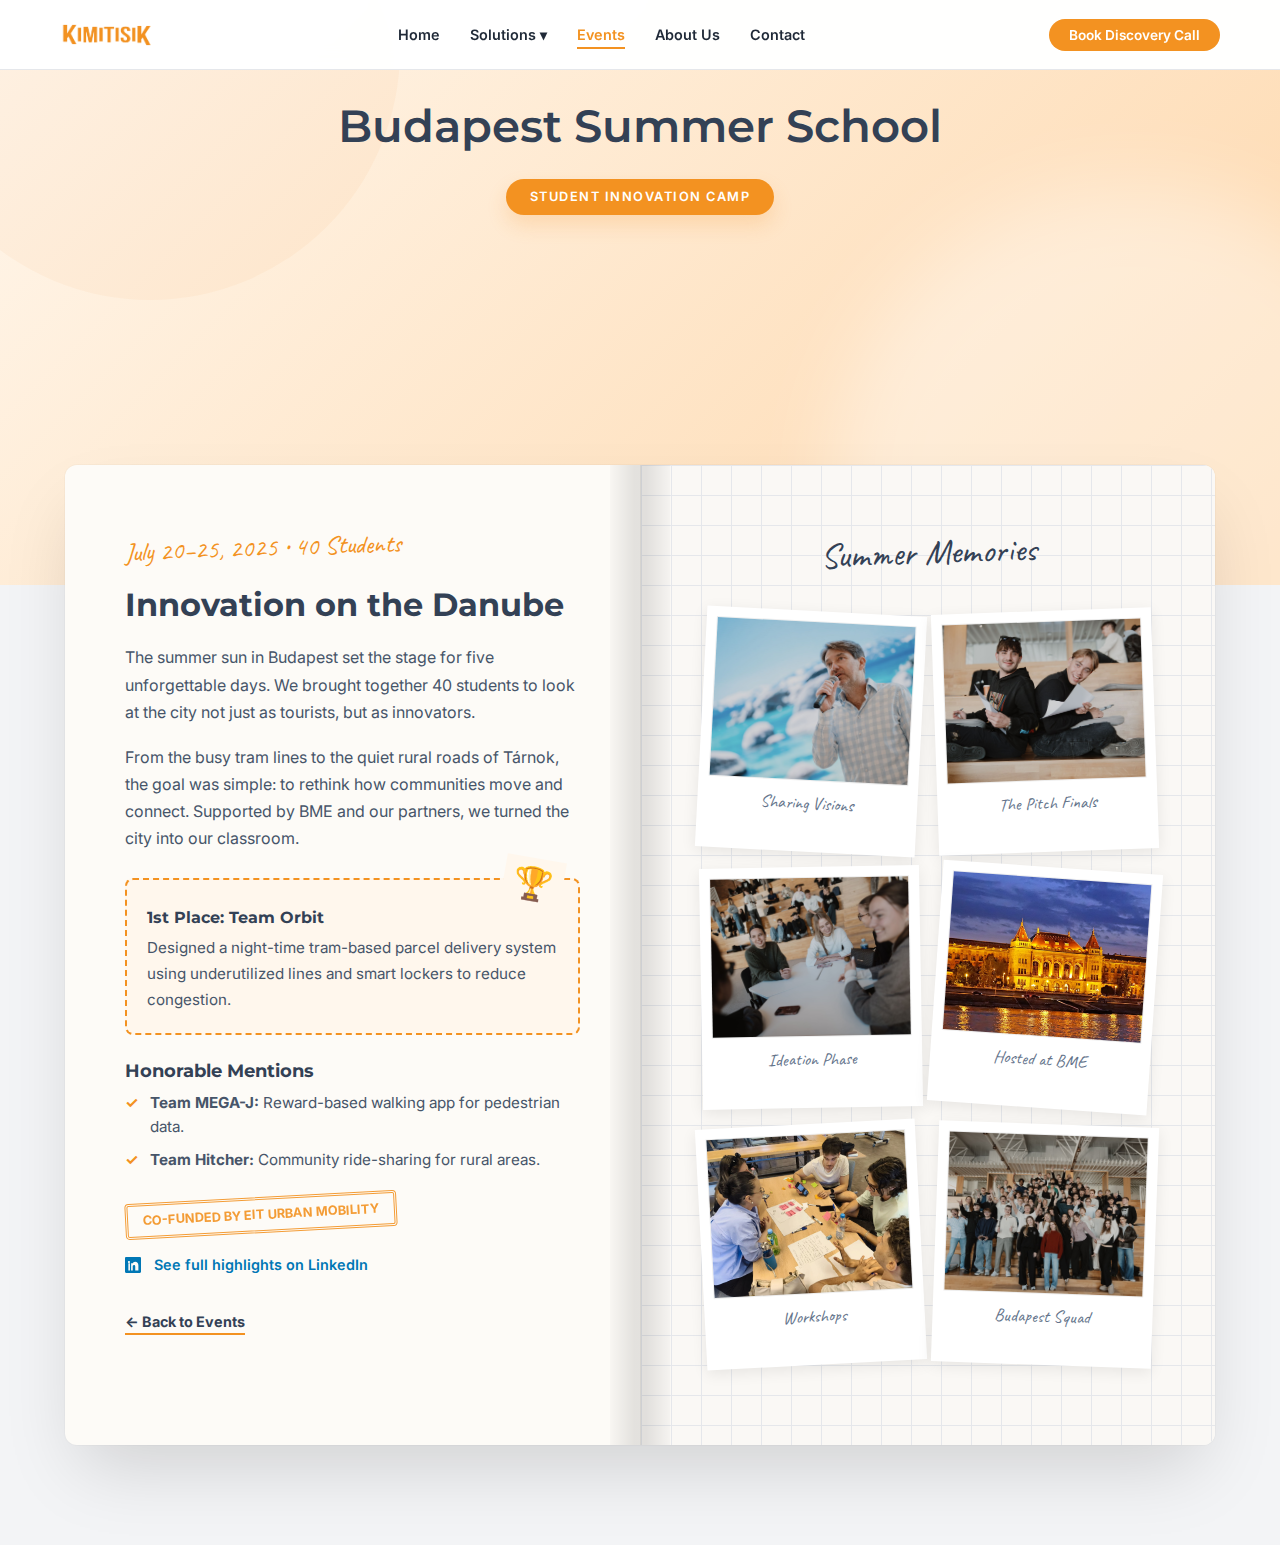
<file: program-budapest.html>
<!DOCTYPE html>
<html lang="en">
<head>
  <meta charset="UTF-8">
  <meta name="viewport" content="width=device-width, initial-scale=1.0">
  <title>Budapest Urban Mobility Recap | Kimitisik</title>
  
  <link rel="preconnect" href="https://fonts.googleapis.com">
  <link href="https://fonts.googleapis.com/css2?family=Inter:wght@400;500;600&family=Montserrat:wght@500;600;700&family=Caveat:wght@600&display=swap" rel="stylesheet">
  
  <link rel="stylesheet" href="css/styles.css">

  <style>
    :root { 
        /* BRAND COLORS */
        --primary: #f39221; 
        --primary-light: #fff7ed;
        --dark: #334155; 
        --paper: #fdfbf7; 
        --bg-surface: #f3f4f6;
    }

    /* --- NAV CONTAINER --- */
    .header .container {
        max-width: 1200px;
        margin: 0 auto;
        padding: 0 20px;
        width: 100%;
    }

    /* --- HERO HEADER --- */
    .hero-header {
        height: 65vh; 
        background: linear-gradient(135deg, #fff7ed 0%, #fed7aa 100%);
        display: flex;
        flex-direction: column;
        align-items: center;
        padding-top: 100px; 
        position: relative;
        overflow: hidden;
        text-align: center;
    }

    /* 1. ORANGE CIRCLE */
    .hero-header::before {
        content: ''; 
        position: absolute; 
        width: 500px; 
        height: 500px;
        background: rgba(243, 146, 33, 0.05);
        border-radius: 50%;
        top: -200px; 
        left: -100px;
        z-index: 1;
    }
    
    /* 2. WHITE CIRCLE */
    .hero-header::after {
        content: ''; 
        position: absolute; 
        width: 600px; 
        height: 600px;
        background: rgba(255, 255, 255, 0.4); 
        border-radius: 50%;
        bottom: -200px; 
        right: -150px;
        z-index: 1;
        filter: blur(40px);
    }

    /* --- TYPOGRAPHY --- */
    .hero-title { 
        position: relative; 
        z-index: 2; 
        max-width: 900px;
        margin: 0 auto;
        display: flex;
        flex-direction: column;
        align-items: center;
    }
    
    .hero-title h1 { 
        font-family: 'Montserrat', sans-serif;
        font-size: 2.8rem; 
        font-weight: 600; 
        color: var(--dark);
        margin: 0 0 25px 0;
        line-height: 1.2;
    }
    
    .hero-title .badge { 
        background: var(--primary); 
        color: white;
        padding: 8px 24px; 
        border-radius: 30px; 
        text-transform: uppercase; 
        font-size: 0.8rem; 
        font-weight: 600; 
        letter-spacing: 1.5px;
        display: inline-block;
        box-shadow: 0 10px 20px rgba(243, 146, 33, 0.2);
        margin-bottom: 80px; 
    }

    /* --- BOOK STRUCTURE --- */
    .table-surface { 
        background: var(--bg-surface); 
        padding: 0 20px 100px 20px; 
        display: flex; 
        justify-content: center;
        position: relative;
    }
    
    .book { 
        display: flex; 
        width: 100%; 
        max-width: 1150px; 
        background: var(--paper); 
        box-shadow: 0 35px 70px -15px rgba(0, 0, 0, 0.15), 0 0 0 1px rgba(0,0,0,0.02); 
        border-radius: 12px; 
        overflow: hidden;
        margin-top: -120px; 
        z-index: 10;
        position: relative;
    }

    .book::before {
        content: '';
        position: absolute;
        top: 0; bottom: 0; left: 50%;
        width: 60px;
        transform: translateX(-50%);
        background: linear-gradient(to right, rgba(0,0,0,0.02), rgba(0,0,0,0.1) 40%, rgba(0,0,0,0.1) 60%, rgba(0,0,0,0.02));
        z-index: 20;
        pointer-events: none;
    }

    /* PAGES */
    .page { flex: 1; padding: 60px; position: relative; }
    .page-left { border-right: 1px solid rgba(0,0,0,0.06); }
    
    .handwritten-note { 
        font-family: 'Caveat', cursive; 
        color: var(--primary); 
        font-size: 1.6rem; 
        transform: rotate(-2deg); 
        margin-bottom: 20px; 
        display: block; 
    }
    
    h2 { font-family: 'Montserrat'; font-size: 2rem; color: var(--dark); margin-bottom: 20px; line-height: 1.2; }
    h3 { font-family: 'Montserrat'; font-size: 1.1rem; color: var(--dark); margin-top: 25px; margin-bottom: 10px; }
    p { margin-bottom: 18px; line-height: 1.7; color: #475569; font-size: 1rem; }

    /* Winner Box */
    .winner-box { 
        background: #fff7ed; 
        border: 2px dashed var(--primary);
        padding: 25px 20px 20px 20px; 
        border-radius: 8px; 
        margin: 25px 0; 
        position: relative; 
    }
    .winner-box::after { 
        content: '🏆'; font-size: 2rem; position: absolute; 
        top: -22px; right: 15px; background: #fff7ed; 
        padding: 0 10px; transform: rotate(10deg); 
    }
    .winner-title { color: var(--dark); font-weight: 700; font-family: 'Montserrat', sans-serif; display: block; margin-bottom: 5px; }

    .eit-stamp { 
        border: 3px double var(--primary); color: var(--primary); 
        display: inline-block; padding: 5px 15px; 
        font-weight: 700; text-transform: uppercase; font-size: 0.8rem; 
        transform: rotate(-3deg); margin-top: 15px; border-radius: 4px; opacity: 0.9; 
    }
    
    .checklist { list-style: none; margin-bottom: 20px; }
    .checklist li { margin-bottom: 8px; padding-left: 25px; position: relative; font-size: 0.95rem; color: #475569; }
    .checklist li::before { content: '✓'; color: var(--primary); position: absolute; left: 0; font-weight: bold; }
    
    .social-link { display: inline-flex; align-items: center; gap: 8px; margin-top: 20px; color: #0077b5; font-weight: 600; text-decoration: none; font-size: 0.9rem; transition:0.2s; }
    .social-link:hover { text-decoration: underline; }
    
    .btn-back { display: inline-block; margin-top: 30px; color: var(--dark); text-decoration: none; font-weight: 700; border-bottom: 2px solid var(--primary); font-size: 0.9rem; }

    /* --- RIGHT PAGE: ALBUM --- */
    .page-right { 
        background: #faf8f5; 
        background-image: linear-gradient(#e5e7eb 1px, transparent 1px), linear-gradient(90deg, #e5e7eb 1px, transparent 1px);
        background-size: 30px 30px; 
    }
    
    .album-title { 
        font-family: 'Caveat', cursive; font-size: 2.2rem; color: var(--dark); 
        margin-bottom: 30px; text-align: center; transform: rotate(-2deg); 
    }
    
    .polaroid-grid { display: grid; grid-template-columns: repeat(2, 1fr); gap: 15px; padding-bottom: 20px; }
    
    .polaroid { 
        background: white; padding: 10px 10px 35px 10px; 
        box-shadow: 0 4px 15px rgba(0,0,0,0.08); 
        transition: transform 0.3s; transform: rotate(var(--tilt)); 
    }
    .polaroid:hover { transform: scale(1.05) rotate(0deg) !important; z-index: 30 !important; box-shadow: 0 20px 40px rgba(0,0,0,0.2); }
    
    /* OPTIMIZED IMAGE: Lazy Load */
    .polaroid img { width: 100%; height: 160px; object-fit: cover; border: 1px solid #eee; }
    
    .polaroid-caption { font-family: 'Caveat', cursive; font-size: 1.1rem; text-align: center; margin-top: 8px; color: #64748b; }

    @media (max-width: 900px) {
        .hero-header { height: auto; padding: 100px 20px 60px 20px; }
        .book { flex-direction: column; margin-top: 0; }
        .book::before { display: none; }
        .page-left { border-right: none; border-bottom: 1px dashed #ccc; padding: 40px 25px; }
        .page-right { padding: 40px 25px; }
        .hero-title h1 { font-size: 2rem; }
    }
  </style>
</head>
<body>

  <header class="header">
    <div class="container header-container">
      <a href="index.html" class="logo">
        <img src="assets/mainlogo.png" alt="Kimitisik Logo">
      </a>

      <nav class="nav-menu">
        <div class="mobile-menu-header">
           <div></div> 
           <span class="close-menu">&times;</span>
        </div>

        <ul class="nav-links">
          <li><a href="index.html" class="nav-item">Home</a></li>
          <li class="dropdown">
            <span class="nav-item dropdown-toggle">Solutions ▾</span>
            <ul class="dropdown-menu">
              <li><a href="solutions-universities.html">For Universities</a></li>
              <li><a href="solutions-business.html">For Business</a></li>
              <li><a href="solutions-public.html">Public Sector</a></li>
            </ul>
          </li>
          <li><a href="events.html" class="nav-item active">Events</a></li>
          <li><a href="about.html" class="nav-item">About Us</a></li>
          <li><a href="contact.html" class="nav-item">Contact</a></li>
          <li class="mobile-cta-item">
            <a href="https://calendly.com/adishwar-kimitisik/30min" class="btn btn-primary full-width">Book Discovery Call</a>
          </li>
        </ul>
      </nav>

      <div class="header-actions">
        <a href="https://calendly.com/adishwar-kimitisik/30min" class="btn btn-primary-header">Book Discovery Call</a>
        <div class="hamburger">
          <span class="bar"></span><span class="bar"></span><span class="bar"></span>
        </div>
      </div>
    </div>
    <div class="menu-overlay"></div>
  </header>

  <div class="page-spacer"></div>

  <header class="hero-header">
    <div class="hero-title">
      <h1>Budapest Summer School</h1>
      <span class="badge">Student Innovation Camp</span>
    </div>
  </header>

  <section class="table-surface">
    <div class="book">
      
      <div class="page page-left">
        <span class="handwritten-note">July 20–25, 2025 • 40 Students</span>
        <h2>Innovation on the Danube</h2>
        
        <p>The summer sun in Budapest set the stage for five unforgettable days. We brought together 40 students to look at the city not just as tourists, but as innovators.</p>
        
        <p>From the busy tram lines to the quiet rural roads of Tárnok, the goal was simple: to rethink how communities move and connect. Supported by BME and our partners, we turned the city into our classroom.</p>
        
        <div class="winner-box">
            <span class="winner-title">1st Place: Team Orbit</span>
            <p style="margin-bottom:0; font-size: 0.95rem;">
                Designed a night-time tram-based parcel delivery system using underutilized lines and smart lockers to reduce congestion.
            </p>
        </div>

        <h3>Honorable Mentions</h3>
        <ul class="checklist" style="margin-bottom: 10px;">
            <li><strong>Team MEGA-J:</strong> Reward-based walking app for pedestrian data.</li>
            <li><strong>Team Hitcher:</strong> Community ride-sharing for rural areas.</li>
        </ul>

        <div class="eit-stamp">Co-funded by EIT Urban Mobility</div>
        <br>

        <a href="https://www.linkedin.com/feed/update/urn:li:activity:7356582670547476480/" target="_blank" class="social-link">
            <svg width="16" height="16" fill="currentColor" viewBox="0 0 16 16" style="margin-right:5px;"><path d="M0 1.146C0 .513.526 0 1.175 0h13.65C15.474 0 16 .513 16 1.146v13.708c0 .633-.526 1.146-1.175 1.146H1.175C.526 16 0 15.487 0 14.854V1.146zm4.943 12.248V6.169H3.36V13.394h1.583zM3.97 5.937c.596 0 1.025-.451 1.025-1.02 0-.58-.43-1.02-1.025-1.02-.595 0-1.024.44-1.024 1.02 0 .569.43 1.02 1.024 1.02zM13.394 13.394V8.59c0-2.535-1.354-3.72-3.174-3.72-1.462 0-2.115.803-2.48 1.347h-.025V6.169h-1.582c.02.447 0 7.225 0 7.225h1.582V9.364c0-.216.015-.432.078-.586.173-.432.568-.878 1.232-.878.869 0 1.216.662 1.216 1.634v3.86h1.582z"/></svg>
            See full highlights on LinkedIn
        </a>
        <br>
        <a href="events.html" class="btn-back">← Back to Events</a>
      </div>

      <div class="page page-right">
        <div class="album-title">Summer Memories</div>
        <div class="polaroid-grid">

           <div class="polaroid" style="--tilt: 3deg;">
            <img src="assets/Budapest2.jpeg" alt="Budapest Trams" loading="lazy" decoding="async">
            <div class="polaroid-caption">Sharing Visions</div>
          </div>
          
          <div class="polaroid" style="--tilt: -2deg;">
            <img src="assets/Budapest1.jpeg" alt="Team Presentation" loading="lazy" decoding="async">
            <div class="polaroid-caption">The Pitch Finals</div>
          </div>
          
          <div class="polaroid" style="--tilt: -1deg;">
            <img src="assets/Budapest3.jpeg" alt="Students Working" loading="lazy" decoding="async">
            <div class="polaroid-caption">Ideation Phase</div>
          </div>

          <div class="polaroid" style="--tilt: 4deg;">
            <img src="assets/Budapest4.jpg" alt="BME University" loading="lazy" decoding="async">
            <div class="polaroid-caption">Hosted at BME</div>
          </div>

          <div class="polaroid" style="--tilt: -3deg;">
            <img src="assets/Budapest5.jpeg" alt="Workshops" loading="lazy" decoding="async">
            <div class="polaroid-caption">Workshops</div>
          </div>

          <div class="polaroid" style="--tilt: 2deg;">
            <img src="assets/Budapest6.jpeg" alt="Awards" loading="lazy" decoding="async">
            <div class="polaroid-caption">Budapest Squad</div>
          </div>

        </div>
      </div>

    </div>
  </section>

  <script src="js/script.js"></script>

</body>
</html>
</file>
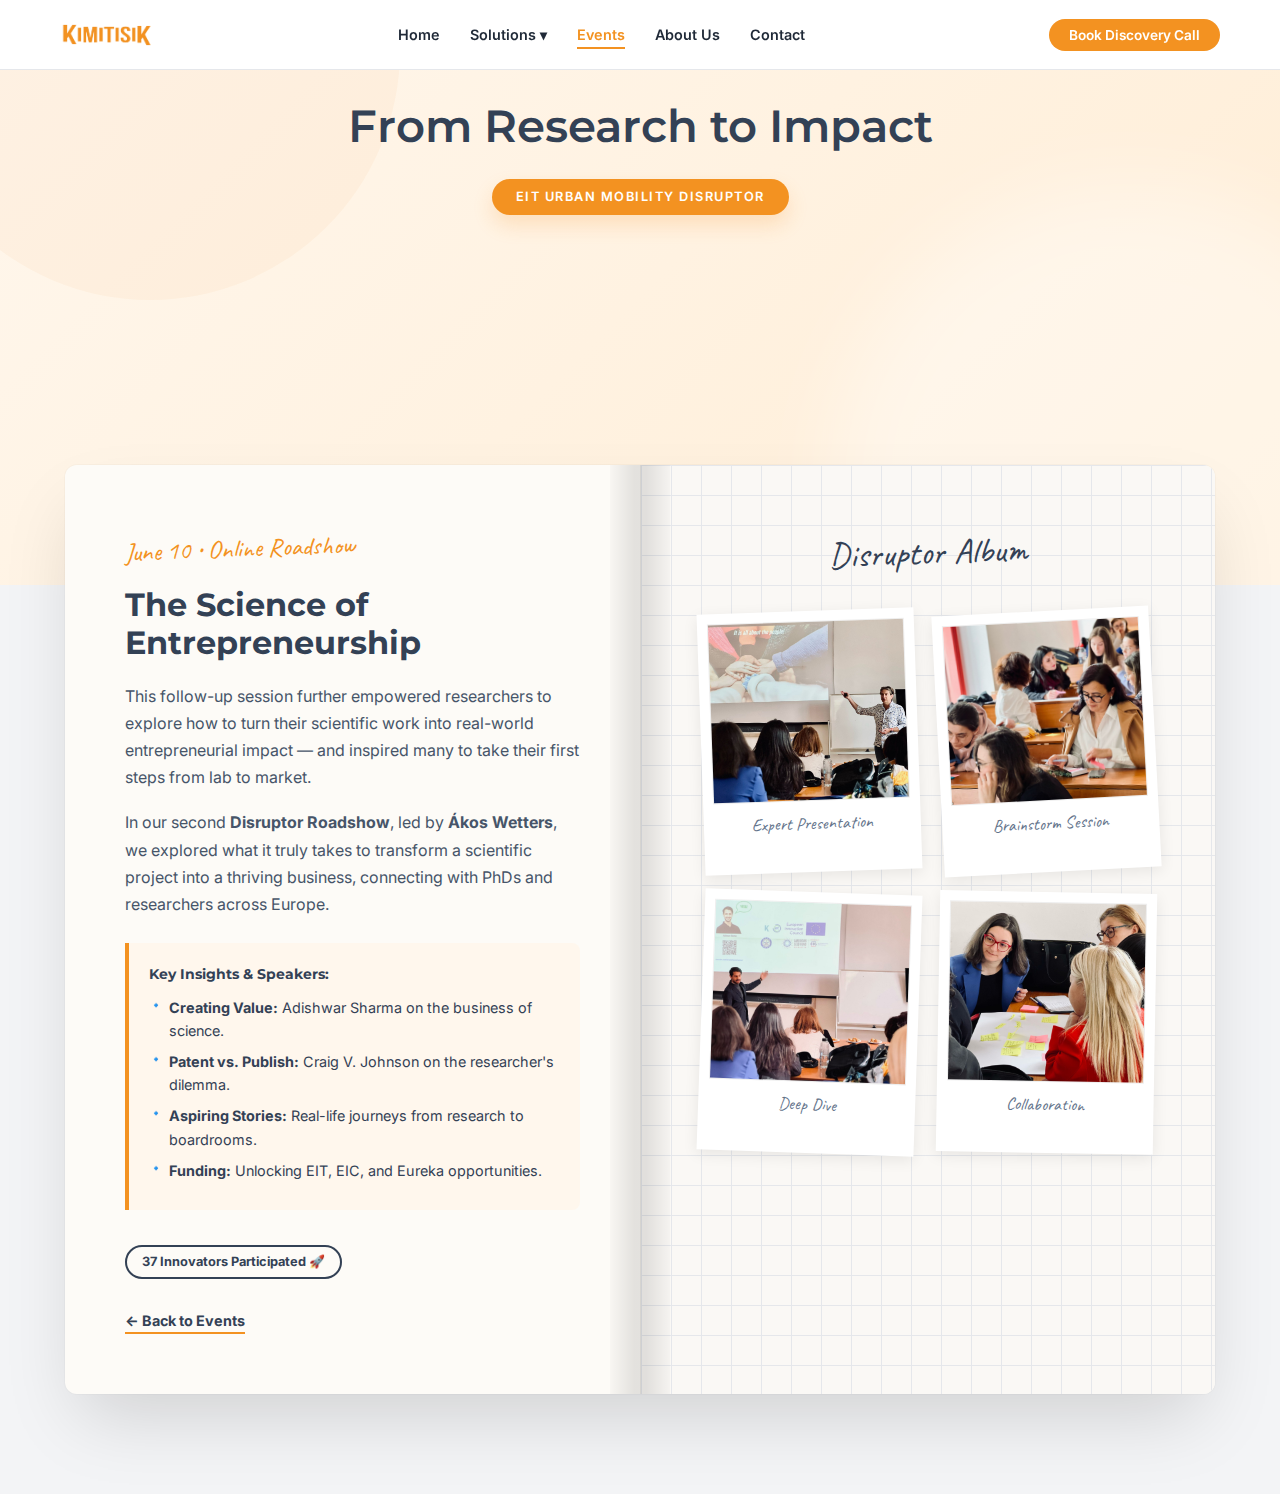
<file: program-disruptor.html>
<!DOCTYPE html>
<html lang="en">
<head>
  <meta charset="UTF-8">
  <meta name="viewport" content="width=device-width, initial-scale=1.0">
  <title>Disruptor Bootcamp Recap | Kimitisik</title>
  
  <link rel="preconnect" href="https://fonts.googleapis.com">
  <link href="https://fonts.googleapis.com/css2?family=Inter:wght@400;500;600&family=Montserrat:wght@500;600;700&family=Caveat:wght@600&display=swap" rel="stylesheet">
  <link rel="stylesheet" href="css/styles.css">

  <style>
    :root { 
        --primary: #f39221; 
        --primary-light: #fff7ed;
        --dark: #334155; 
        --paper: #fdfbf7; 
        --bg-surface: #f3f4f6;
    }

    .header .container { max-width: 1200px; margin: 0 auto; padding: 0 20px; width: 100%; }

    /* HERO */
    .hero-header {
        height: 65vh; 
        background: linear-gradient(135deg, #fff7ed 0%, #ffedd5 100%);
        display: flex; flex-direction: column; align-items: center;
        padding-top: 100px; position: relative; overflow: hidden; text-align: center;
    }
    .hero-header::before {
        content: ''; position: absolute; width: 500px; height: 500px;
        background: rgba(243, 146, 33, 0.05); border-radius: 50%;
        top: -200px; left: -100px;
    }
    .hero-header::after {
        content: ''; position: absolute; width: 600px; height: 600px;
        background: rgba(255, 255, 255, 0.4); border-radius: 50%;
        bottom: -200px; right: -150px; filter: blur(40px);
    }

    /* TYPOGRAPHY */
    .hero-title { position: relative; z-index: 2; max-width: 900px; margin: 0 auto; display: flex; flex-direction: column; align-items: center; }
    .hero-title h1 { font-family: 'Montserrat', sans-serif; font-size: 2.8rem; font-weight: 600; color: var(--dark); margin: 0 0 25px 0; line-height: 1.2; }
    .hero-title .badge { 
        background: var(--primary); color: white; padding: 8px 24px; border-radius: 30px; 
        text-transform: uppercase; font-size: 0.8rem; font-weight: 600; letter-spacing: 1.5px;
        display: inline-block; box-shadow: 0 10px 20px rgba(243, 146, 33, 0.2); margin-bottom: 80px; 
    }

    /* BOOK */
    .table-surface { background: var(--bg-surface); padding: 0 20px 100px 20px; display: flex; justify-content: center; position: relative; }
    .book { 
        display: flex; width: 100%; max-width: 1150px; background: var(--paper); 
        box-shadow: 0 35px 70px -15px rgba(0, 0, 0, 0.15), 0 0 0 1px rgba(0,0,0,0.02); 
        border-radius: 12px; overflow: hidden; margin-top: -120px; z-index: 10; position: relative;
    }
    .book::before {
        content: ''; position: absolute; top: 0; bottom: 0; left: 50%; width: 60px; transform: translateX(-50%);
        background: linear-gradient(to right, rgba(0,0,0,0.02), rgba(0,0,0,0.1) 40%, rgba(0,0,0,0.1) 60%, rgba(0,0,0,0.02));
        z-index: 20; pointer-events: none;
    }

    /* PAGES */
    .page { flex: 1; padding: 60px; position: relative; }
    .page-left { border-right: 1px solid rgba(0,0,0,0.06); }
    .handwritten-note { font-family: 'Caveat', cursive; color: var(--primary); font-size: 1.6rem; transform: rotate(-2deg); margin-bottom: 20px; display: block; }
    h2 { font-family: 'Montserrat'; font-size: 2rem; color: var(--dark); margin-bottom: 20px; line-height: 1.2; }
    p { margin-bottom: 18px; line-height: 1.7; color: #475569; font-size: 1rem; }

    .findings-box { background: var(--primary-light); border-left: 4px solid var(--primary); padding: 20px; border-radius: 0 8px 8px 0; margin: 25px 0; }
    .findings-title { font-family: 'Montserrat'; font-weight: 700; color: var(--dark); font-size: 0.9rem; margin-bottom: 10px; display: block; }
    .findings-list { list-style: none; }
    .findings-list li { margin-bottom: 8px; font-size: 0.9rem; color: #334155; position: relative; padding-left: 20px; }
    .findings-list li::before { content: '🔹'; position: absolute; left: 0; top: 1px; font-size: 0.7rem; }

    .stats-badge { display: inline-block; border: 2px solid var(--dark); color: var(--dark); padding: 5px 15px; font-weight: 700; border-radius: 50px; font-size: 0.8rem; margin-top: 10px; }
    .btn-back { display: inline-block; margin-top: 30px; color: var(--dark); text-decoration: none; font-weight: 700; border-bottom: 2px solid var(--primary); font-size: 0.9rem; }

    /* RIGHT PAGE (WIDE 4 IMAGES) */
    .page-right { 
        background: #faf8f5; 
        background-image: linear-gradient(#e5e7eb 1px, transparent 1px), linear-gradient(90deg, #e5e7eb 1px, transparent 1px);
        background-size: 30px 30px; 
    }
    .album-title { font-family: 'Caveat', cursive; font-size: 2.2rem; color: var(--dark); margin-bottom: 30px; text-align: center; transform: rotate(-2deg); }
    
    /* WIDE GRID */
    .polaroid-grid { display: grid; grid-template-columns: repeat(2, 1fr); gap: 20px; padding-bottom: 20px; }
    .polaroid { 
        background: white; padding: 10px 10px 35px 10px; width: 100%;
        box-shadow: 0 4px 15px rgba(0,0,0,0.08); transition: transform 0.3s; transform: rotate(var(--tilt)); 
    }
    .polaroid:hover { transform: scale(1.05) rotate(0deg) !important; z-index: 30 !important; }
    
    /* OPTIMIZED WIDE IMAGES */
    .polaroid img { width: 100%; height: 180px; object-fit: cover; border: 1px solid #eee; }
    
    .polaroid-caption { font-family: 'Caveat', cursive; font-size: 1.1rem; text-align: center; margin-top: 8px; color: #64748b; }

    @media (max-width: 900px) {
        .hero-header { height: auto; padding: 100px 20px 60px 20px; }
        .book { flex-direction: column; margin-top: 0; }
        .book::before { display: none; }
        .page-left { border-right: none; border-bottom: 1px dashed #ccc; padding: 40px 25px; }
        .page-right { padding: 40px 25px; }
        .hero-title h1 { font-size: 2rem; }
    }
  </style>
</head>
<body>

  <header class="header">
    <div class="container header-container">
      <a href="index.html" class="logo"><img src="assets/mainlogo.png" alt="Kimitisik Logo"></a>
      <nav class="nav-menu">
        <div class="mobile-menu-header"><div></div><span class="close-menu">&times;</span></div>
        <ul class="nav-links">
          <li><a href="index.html" class="nav-item">Home</a></li>
          <li class="dropdown"><span class="nav-item dropdown-toggle">Solutions ▾</span>
            <ul class="dropdown-menu">
              <li><a href="solutions-universities.html">For Universities</a></li>
              <li><a href="solutions-business.html">For Business</a></li>
              <li><a href="solutions-public.html">Public Sector</a></li>
            </ul>
          </li>
          <li><a href="events.html" class="nav-item active">Events</a></li>
          <li><a href="about.html" class="nav-item">About Us</a></li>
          <li><a href="contact.html" class="nav-item">Contact</a></li>
          <li class="mobile-cta-item"><a href="https://calendly.com/adishwar-kimitisik/30min" class="btn btn-primary full-width">Book Discovery Call</a></li>
        </ul>
      </nav>
      <div class="header-actions">
        <a href="https://calendly.com/adishwar-kimitisik/30min" class="btn btn-primary-header">Book Discovery Call</a>
        <div class="hamburger"><span class="bar"></span><span class="bar"></span><span class="bar"></span></div>
      </div>
    </div>
    <div class="menu-overlay"></div>
  </header>

  <div class="page-spacer"></div>

  <header class="hero-header">
    <div class="hero-title">
      <h1>From Research to Impact</h1>
      <span class="badge">EIT Urban Mobility Disruptor</span>
    </div>
  </header>

  <section class="table-surface">
    <div class="book">
      
      <div class="page page-left">
        <span class="handwritten-note">June 10 • Online Roadshow</span>
        <h2>The Science of Entrepreneurship</h2>
        
        <p>This follow-up session further empowered researchers to explore how to turn their scientific work into real-world entrepreneurial impact — and inspired many to take their first steps from lab to market.</p>
        
        <p>In our second <strong>Disruptor Roadshow</strong>, led by <strong>Ákos Wetters</strong>, we explored what it truly takes to transform a scientific project into a thriving business, connecting with PhDs and researchers across Europe.</p>

        <div class="findings-box">
            <span class="findings-title">Key Insights & Speakers:</span>
            <ul class="findings-list">
                <li><strong>Creating Value:</strong> Adishwar Sharma on the business of science.</li>
                <li><strong>Patent vs. Publish:</strong> Craig V. Johnson on the researcher's dilemma.</li>
                <li><strong>Aspiring Stories:</strong> Real-life journeys from research to boardrooms.</li>
                <li><strong>Funding:</strong> Unlocking EIT, EIC, and Eureka opportunities.</li>
            </ul>
        </div>

        <div class="stats-badge">37 Innovators Participated 🚀</div>
        <br>
        <a href="events.html" class="btn-back">← Back to Events</a>
      </div>

      <div class="page page-right">
        <div class="album-title">Disruptor Album</div>
        <div class="polaroid-grid">
            
            <div class="polaroid" style="--tilt: -2deg;">
                <img src="assets/Dis1.jpg" alt="Expert Presentation" loading="lazy" decoding="async">
                <div class="polaroid-caption">Expert Presentation</div>
            </div>

              <div class="polaroid" style="--tilt: -3deg;">
                 <img src="assets/Dis5.jpg" alt="Brainstorm Session" loading="lazy" decoding="async">
                <div class="polaroid-caption">Brainstorm Session</div>
            </div>
            
            <div class="polaroid" style="--tilt: 2deg;">
                <img src="assets/Dis3.png" alt="Deep Dive" loading="lazy" decoding="async">
                <div class="polaroid-caption">Deep Dive</div>
            </div>

            <div class="polaroid" style="--tilt: 1deg;">
                <img src="assets/Dis4.png" alt="Collaboration" loading="lazy" decoding="async">
                <div class="polaroid-caption">Collaboration</div>
            </div>

        </div>
      </div>

    </div>
  </section>

  <script src="js/script.js"></script>
</body>
</html>
</file>
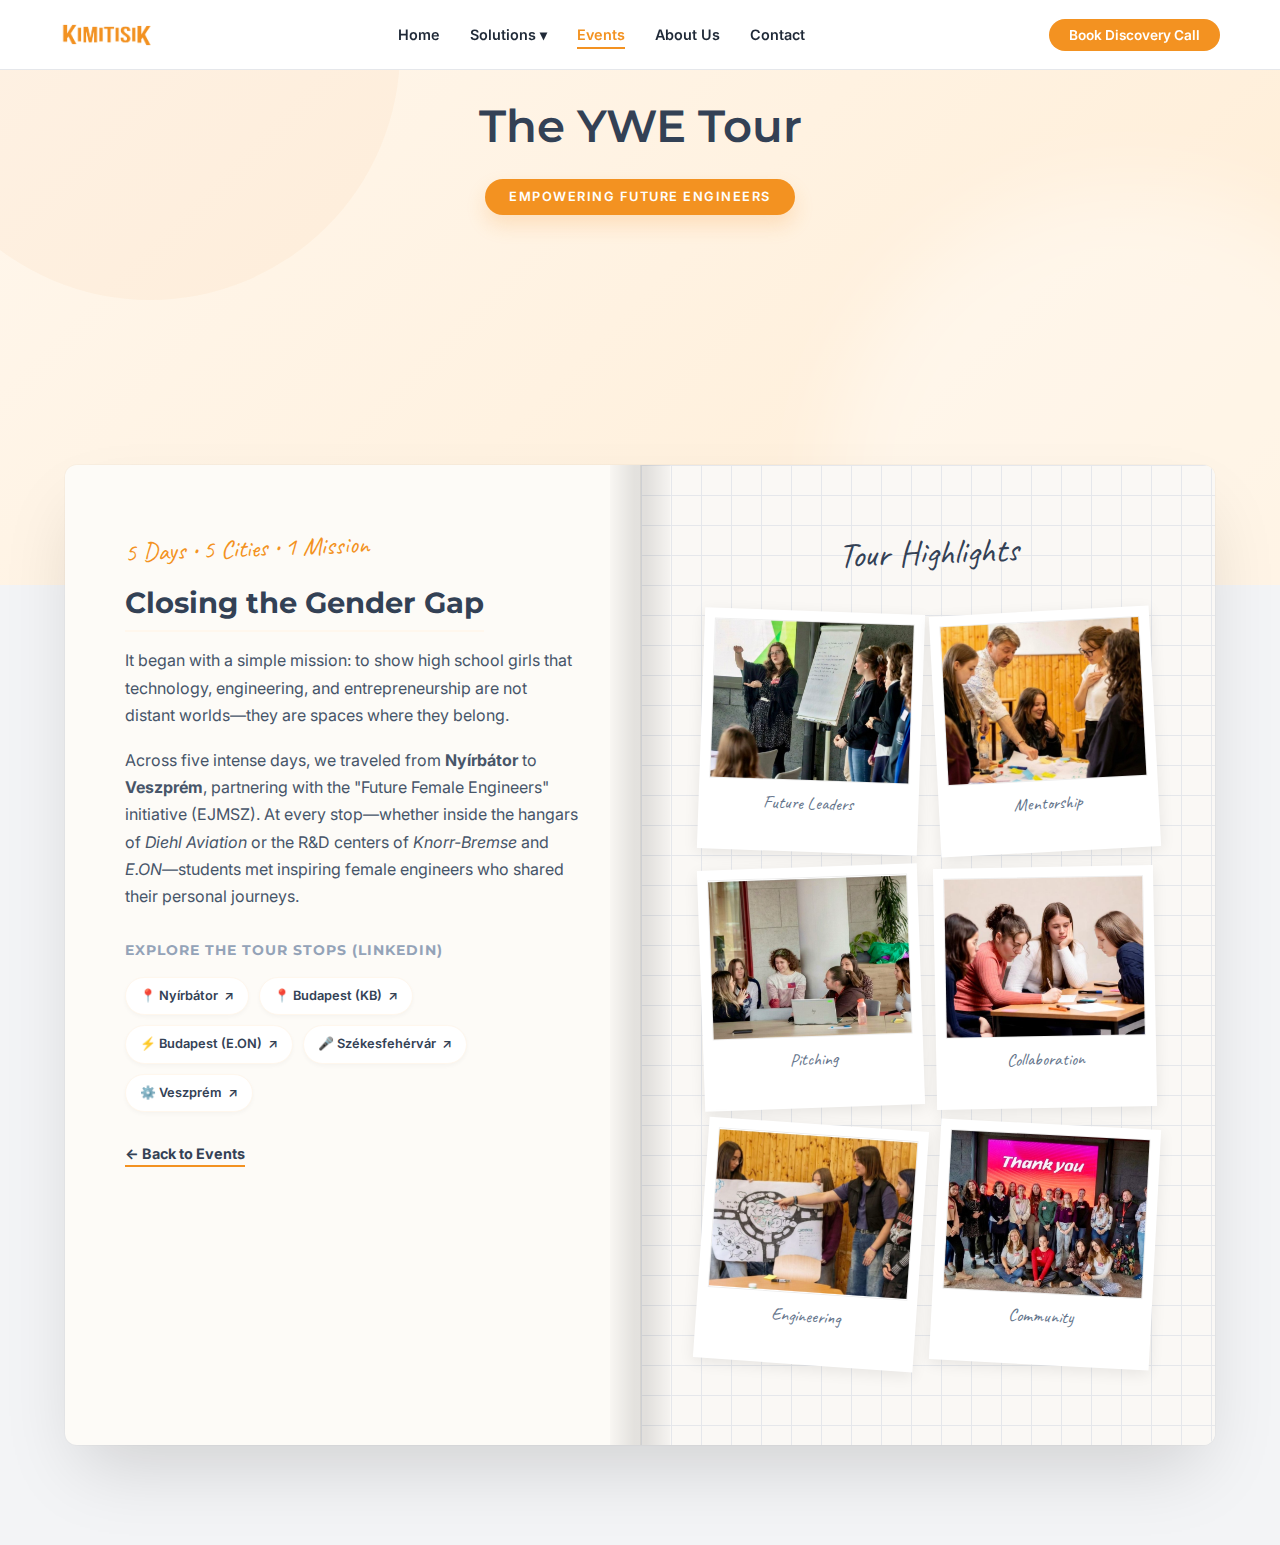
<file: program-ywe.html>
<!DOCTYPE html>
<html lang="en">
<head>
  <meta charset="UTF-8">
  <meta name="viewport" content="width=device-width, initial-scale=1.0">
  <title>YWE Tour Diary | Kimitisik</title>
  
  <link rel="preconnect" href="https://fonts.googleapis.com">
  <link href="https://fonts.googleapis.com/css2?family=Inter:wght@400;500;600&family=Montserrat:wght@500;600;700&family=Caveat:wght@600&display=swap" rel="stylesheet">
  <link rel="stylesheet" href="css/styles.css">

  <style>
    :root { 
        --primary: #f39221; 
        --primary-light: #fff7ed;
        --dark: #334155; 
        --paper: #fdfbf7; 
        --bg-surface: #f3f4f6;
    }

    .header .container { max-width: 1200px; margin: 0 auto; padding: 0 20px; width: 100%; }

    /* HERO */
    .hero-header {
        height: 65vh; 
        background: linear-gradient(135deg, #fff7ed 0%, #ffedd5 100%);
        display: flex; flex-direction: column; align-items: center;
        padding-top: 100px; position: relative; overflow: hidden; text-align: center;
    }
    .hero-header::before {
        content: ''; position: absolute; width: 500px; height: 500px;
        background: rgba(243, 146, 33, 0.05); border-radius: 50%;
        top: -200px; left: -100px;
    }
    .hero-header::after {
        content: ''; position: absolute; width: 600px; height: 600px;
        background: rgba(255, 255, 255, 0.4); border-radius: 50%;
        bottom: -200px; right: -150px; filter: blur(40px);
    }

    /* TYPOGRAPHY */
    .hero-title { position: relative; z-index: 2; max-width: 900px; margin: 0 auto; display: flex; flex-direction: column; align-items: center; }
    .hero-title h1 { font-family: 'Montserrat', sans-serif; font-size: 2.8rem; font-weight: 600; color: var(--dark); margin: 0 0 25px 0; line-height: 1.2; }
    .hero-title .badge { 
        background: var(--primary); color: white; padding: 8px 24px; border-radius: 30px; 
        text-transform: uppercase; font-size: 0.8rem; font-weight: 600; letter-spacing: 1.5px;
        display: inline-block; box-shadow: 0 10px 20px rgba(243, 146, 33, 0.2); margin-bottom: 80px; 
    }

    /* BOOK */
    .table-surface { background: var(--bg-surface); padding: 0 20px 100px 20px; display: flex; justify-content: center; position: relative; }
    .book { 
        display: flex; width: 100%; max-width: 1150px; background: var(--paper); 
        box-shadow: 0 35px 70px -15px rgba(0, 0, 0, 0.15), 0 0 0 1px rgba(0,0,0,0.02); 
        border-radius: 12px; overflow: hidden; margin-top: -120px; z-index: 10; position: relative;
    }
    .book::before {
        content: ''; position: absolute; top: 0; bottom: 0; left: 50%; width: 60px; transform: translateX(-50%);
        background: linear-gradient(to right, rgba(0,0,0,0.02), rgba(0,0,0,0.1) 40%, rgba(0,0,0,0.1) 60%, rgba(0,0,0,0.02));
        z-index: 20; pointer-events: none;
    }

    /* PAGES */
    .page { flex: 1; padding: 60px; position: relative; }
    .page-left { border-right: 1px solid rgba(0,0,0,0.06); }
    .handwritten-note { font-family: 'Caveat', cursive; color: var(--primary); font-size: 1.6rem; transform: rotate(-2deg); margin-bottom: 20px; display: block; }
    h2 { font-family: 'Montserrat'; font-size: 1.8rem; color: var(--dark); margin-bottom: 15px; padding-bottom: 10px; border-bottom: 2px solid var(--primary-light); display: inline-block; }
    p { margin-bottom: 18px; line-height: 1.7; color: #475569; font-size: 1rem; }

    /* Tour Badges */
    .tour-log-title { font-family: 'Montserrat'; font-size: 0.85rem; text-transform: uppercase; color: #94a3b8; margin-top: 30px; margin-bottom: 15px; letter-spacing: 1px; font-weight: 700; }
    .tour-badges { display: flex; flex-wrap: wrap; gap: 10px; }
    .badge-link { display: inline-flex; align-items: center; gap: 6px; background: white; border: 1px solid var(--primary-light); padding: 8px 14px; border-radius: 20px; font-size: 0.8rem; font-weight: 600; color: var(--dark); text-decoration: none; transition: 0.2s; box-shadow: 0 2px 4px rgba(0,0,0,0.03); }
    .badge-link:hover { background: var(--primary); color: white; transform: translateY(-2px); border-color: var(--primary); }

    .btn-back { display: inline-block; margin-top: 30px; color: var(--dark); text-decoration: none; font-weight: 700; border-bottom: 2px solid var(--primary); font-size: 0.9rem; }

    /* RIGHT PAGE */
    .page-right { 
        background: #faf8f5; 
        background-image: linear-gradient(#e5e7eb 1px, transparent 1px), linear-gradient(90deg, #e5e7eb 1px, transparent 1px);
        background-size: 30px 30px; 
    }
    .album-title { font-family: 'Caveat', cursive; font-size: 2.2rem; color: var(--dark); margin-bottom: 30px; text-align: center; transform: rotate(-2deg); }
    
    .polaroid-grid { display: grid; grid-template-columns: repeat(2, 1fr); gap: 15px; padding-bottom: 20px; }
    .polaroid { 
        background: white; padding: 10px 10px 35px 10px; 
        box-shadow: 0 4px 15px rgba(0,0,0,0.08); transition: transform 0.3s; transform: rotate(var(--tilt)); 
    }
    .polaroid:hover { transform: scale(1.05) rotate(0deg) !important; z-index: 30 !important; box-shadow: 0 20px 40px rgba(0,0,0,0.2); }
    
    /* OPTIMIZED IMAGES */
    .polaroid img { width: 100%; height: 160px; object-fit: cover; border: 1px solid #eee; }
    
    .polaroid-caption { font-family: 'Caveat', cursive; font-size: 1.1rem; text-align: center; margin-top: 8px; color: #64748b; }

    @media (max-width: 900px) {
        .hero-header { height: auto; padding: 100px 20px 60px 20px; }
        .book { flex-direction: column; margin-top: 0; }
        .book::before { display: none; }
        .page-left { border-right: none; border-bottom: 1px dashed #ccc; padding: 40px 25px; }
        .page-right { padding: 40px 25px; }
        .hero-title h1 { font-size: 2rem; }
    }
  </style>
</head>
<body>

  <header class="header">
    <div class="container header-container">
      <a href="index.html" class="logo"><img src="assets/mainlogo.png" alt="Kimitisik Logo"></a>
      <nav class="nav-menu">
        <div class="mobile-menu-header"><div></div><span class="close-menu">&times;</span></div>
        <ul class="nav-links">
          <li><a href="index.html" class="nav-item">Home</a></li>
          <li class="dropdown"><span class="nav-item dropdown-toggle">Solutions ▾</span>
            <ul class="dropdown-menu">
              <li><a href="solutions-universities.html">For Universities</a></li>
              <li><a href="solutions-business.html">For Business</a></li>
              <li><a href="solutions-public.html">Public Sector</a></li>
            </ul>
          </li>
          <li><a href="events.html" class="nav-item active">Events</a></li>
          <li><a href="about.html" class="nav-item">About Us</a></li>
          <li><a href="contact.html" class="nav-item">Contact</a></li>
          <li class="mobile-cta-item"><a href="https://calendly.com/adishwar-kimitisik/30min" class="btn btn-primary full-width">Book Discovery Call</a></li>
        </ul>
      </nav>
      <div class="header-actions">
        <a href="https://calendly.com/adishwar-kimitisik/30min" class="btn btn-primary-header">Book Discovery Call</a>
        <div class="hamburger"><span class="bar"></span><span class="bar"></span><span class="bar"></span></div>
      </div>
    </div>
    <div class="menu-overlay"></div>
  </header>

  <div class="page-spacer"></div>

  <header class="hero-header">
    <div class="hero-title">
      <h1>The YWE Tour</h1>
      <span class="badge">Empowering Future Engineers</span>
    </div>
  </header>

  <section class="table-surface">
    <div class="book">
      
      <div class="page page-left">
        <span class="handwritten-note">5 Days • 5 Cities • 1 Mission</span>
        <h2>Closing the Gender Gap</h2>
        
        <p>It began with a simple mission: to show high school girls that technology, engineering, and entrepreneurship are not distant worlds—they are spaces where they belong.</p>
        
        <p>Across five intense days, we traveled from <strong>Nyírbátor</strong> to <strong>Veszprém</strong>, partnering with the "Future Female Engineers" initiative (EJMSZ). At every stop—whether inside the hangars of <em>Diehl Aviation</em> or the R&D centers of <em>Knorr-Bremse</em> and <em>E.ON</em>—students met inspiring female engineers who shared their personal journeys.</p>

        <div class="tour-log-title">Explore the Tour Stops (LinkedIn)</div>
        <div class="tour-badges">
            <a href="https://www.linkedin.com/feed/update/urn:li:activity:7402268745865474048" target="_blank" class="badge-link">📍 Nyírbátor <span>↗</span></a>
            <a href="https://www.linkedin.com/feed/update/urn:li:activity:7403700245639176192" target="_blank" class="badge-link">📍 Budapest (KB) <span>↗</span></a>
            <a href="https://www.linkedin.com/feed/update/urn:li:activity:7403700322709217280" target="_blank" class="badge-link">⚡ Budapest (E.ON) <span>↗</span></a>
            <a href="https://www.linkedin.com/feed/update/urn:li:activity:7404071320038170624" target="_blank" class="badge-link">🎤 Székesfehérvár <span>↗</span></a>
            <a href="https://www.linkedin.com/feed/update/urn:li:activity:7404440826489331712" target="_blank" class="badge-link">⚙️ Veszprém <span>↗</span></a>
        </div>

        <a href="events.html" class="btn-back">← Back to Events</a>
      </div>

      <div class="page page-right">
        <div class="album-title">Tour Highlights</div>
        <div class="polaroid-grid">
            
            <div class="polaroid" style="--tilt: 2deg;">
                <img src="assets/YWE4.png" alt="Impact" loading="lazy" decoding="async">
                <div class="polaroid-caption">Future Leaders</div>
            </div>
            

              <div class="polaroid" style="--tilt: -3deg;">
                <img src="assets/YWE1.png" alt="Mentorship" loading="lazy" decoding="async">
                <div class="polaroid-caption">Mentorship</div>
            </div>          

           <div class="polaroid" style="--tilt: -2deg;">
                <img src="assets/YWE3.png" alt="Teamwork" loading="lazy" decoding="async">
                <div class="polaroid-caption">Pitching</div>
            </div>

            <div class="polaroid" style="--tilt: -1deg;">
                <img src="assets/YWE5.jpg" alt="Collaboration" loading="lazy" decoding="async">
                <div class="polaroid-caption">Collaboration</div>
            </div>
             <div class="polaroid" style="--tilt: 4deg;">
                <img src="assets/YWE2.png" alt="Innovation" loading="lazy" decoding="async">
                <div class="polaroid-caption">Engineering</div>
            </div>
             <div class="polaroid" style="--tilt: 3deg;">
                <img src="assets/YWE6.png" alt="Community" loading="lazy" decoding="async">
                <div class="polaroid-caption">Community</div>
            </div>

        </div>
      </div>

    </div>
  </section>

  <script src="js/script.js"></script>
</body>
</html>
</file>
<file: css/styles.css>
/* =========================================
   1. VARIABLES & RESET
   ========================================= */
   :root {
    /* --- Brand Colors --- */
    --primary: #f39221;       /* Vibrant Orange */
    --primary-dark: #d97706;  /* Darker Orange Hover */
    
    /* Deep Navy (Oxford Blue) */
    --dark: #14213d;          
    
    /* --- Surfaces --- */
    --bg-blue-soft: #eff6ff;  /* Very light blue */
    --bg-orange-soft: #ffedd5;
    --bg-red-soft: #fee2e2;
    --bg-grey-soft: #f1f5f9;
    
    --bg-grey: #f8fafc;       /* Light Grey for alternating sections */
    --c1: #ffffff;            
    
    /* --- Typography --- */
    --text-main: #1f2937;     
    --text-light: #64748b;    
    
    --font-head: 'Montserrat', sans-serif;
    --font-body: 'Inter', sans-serif;
    
    --radius: 12px;
  }
  
  /* Reset */
  * { margin: 0; padding: 0; box-sizing: border-box; }
  html { scroll-behavior: smooth; overflow-x: hidden;scroll-padding-top: 80px; } 
  body { 
    font-family: var(--font-body); 
    color: var(--text-main); 
    line-height: 1.6; 
    background: var(--c1); 
    overflow-x: hidden; 
  }
  body.no-scroll { overflow: hidden; } 
  
  h1, h2, h3, h4 { font-family: var(--font-head); font-weight: 700; line-height: 1.2; }
  h1 { margin-bottom: 15px; }
  h2 { font-size: 2.2rem; color: var(--dark); margin-bottom: 15px; }
  h3 { font-size: 1.5rem; color: var(--dark); }
  p { font-size: 1rem; color: var(--text-light); }
  a { text-decoration: none; color: inherit; transition: 0.3s; }
  ul { list-style: none; }
  img { max-width: 100%; display: block; }
  
  /* Utilities */
  .container { 
      max-width: 1280px; /* UPDATED: Wider container */
      margin: 0 auto; 
      padding: 0 25px; 
  }
  .container-fluid { max-width: 92%; margin: 0 auto; padding: 0 20px; } 
  
  .dash-svg { 
      width: 20px; 
      height: 20px; 
      fill: currentColor; 
      fill-rule: evenodd; 
      clip-rule: evenodd; 
  }
  
  .section-header { margin-bottom: 40px; }
  .text-highlight { color: var(--primary); }
  .text-gradient { 
    background: none; color: #FFB74D;
    -webkit-background-clip: text; -webkit-text-fill-color: initial; 
  }
  .full-width { width: 100%; display: block; text-align: center; }
  .overline { 
      display: block; font-size: 0.8rem; font-weight: 700; 
      text-transform: uppercase; color: var(--primary); letter-spacing: 1.5px; margin-bottom: 10px;
  }
  .centered-header { text-align: center; max-width: 700px; margin: 0 auto 40px; }
  
  
  /* =========================================
     2. HEADER (Fixed Sticky)
     ========================================= */
  .header {
    height: 70px;
    background: rgba(255, 255, 255, 0.98);
    backdrop-filter: blur(10px);
    position: fixed; 
    top: 0; left: 0; width: 100%;
    z-index: 1000;
    border-bottom: 1px solid #e5e7eb;
    display: flex; align-items: center;
    transition: transform 0.3s ease;
  }
  .header-container { display: flex; justify-content: space-between; align-items: center; width: 100%; }
  .logo img { height: 32px; width: auto; }
  
  /* Navigation */
  .nav-menu { flex: 1; display: flex; justify-content: center; }
  .nav-links { display: flex; gap: 30px; align-items: center; }
  .nav-item, .dropdown-toggle { 
    font-weight: 600; color: var(--text-main); font-size: 0.9rem; cursor: pointer; position: relative; padding-bottom: 2px;
  }
  .nav-item::after {
    content: ''; position: absolute; width: 0; height: 2px; bottom: -4px; left: 0; background-color: var(--primary); transition: width 0.3s;
  }
  .nav-item:hover::after, .nav-item.active::after { width: 100%; }
  .nav-item:hover, .nav-item.active, .dropdown-toggle:hover { color: var(--primary); }
  
  /* Dropdown */
  .dropdown { position: relative; }
  .dropdown-menu {
    position: absolute; top: 100%; left: 0; background: var(--c1); 
    box-shadow: 0 4px 15px rgba(0,0,0,0.1); min-width: 200px; border-radius: 8px; 
    opacity: 0; visibility: hidden; transform: translateY(10px); transition: 0.3s; 
    padding: 8px 0; z-index: 1100;
  }
  .dropdown:hover .dropdown-menu { opacity: 1; visibility: visible; transform: translateY(0); }
  .dropdown-menu a { display: block; padding: 8px 20px; font-size: 0.85rem; color: var(--text-main); }
  .dropdown-menu a:hover { background: var(--bg-blue-soft); color: var(--primary); }
  
  .btn-primary-header { background: var(--primary); color: white; padding: 8px 20px; border-radius: 50px; font-weight: 600; font-size: 0.85rem; }
  .btn-primary-header:hover { background: var(--primary-dark); }
  
  .hamburger { display: none; cursor: pointer; z-index: 1001; }
  .bar { display: block; width: 25px; height: 3px; margin: 5px; background: var(--dark); transition: 0.3s; }
  .mobile-cta-item, .mobile-menu-header, .menu-overlay { display: none; }
  
  
  /* =========================================
     3. HERO (Full Screen)
     ========================================= */
  .hero {
    position: relative; 
    min-height: 100vh; 
    display: flex; align-items: center; justify-content: center;
    text-align: center; color: white; background: var(--dark); 
    padding-top: 80px; 
    padding-bottom: 60px; 
  }
  .hero-bg { position: absolute; inset: 0; background: url('../assets/hero.jpg') center/cover; opacity: 1; }
  .hero-overlay { 
    position: absolute; inset: 0; 
    background: rgba(20, 33, 61, 0.7); 
    mix-blend-mode: multiply; z-index: 1; 
  }
  .hero-content { position: relative; z-index: 2; max-width: 800px; margin: 0 auto; }
  
  .badge-pill {
    background: rgba(255,255,255,0.15); color: #fff; border: 1px solid rgba(255,255,255,0.3);
    padding: 6px 16px; border-radius: 50px; font-size: 0.8rem; font-weight: 600; 
    text-transform: uppercase; letter-spacing: 1.5px; display: inline-block; margin-bottom: 20px;
  }
  .hero h1 { font-size: 3rem; color:white; margin-bottom: 15px; letter-spacing: -0.5px; line-height: 1.1; }
  .hero p { color: #f1f5f9; font-size: 1.15rem; margin-bottom: 2rem; font-weight: 300; }
  
  .btn-primary { background: var(--primary); color: white; padding: 12px 28px; border-radius: 6px; font-weight: 600; transition: 0.3s; display: inline-block; } 
  .btn-primary:hover { background: var(--primary-dark); transform: translateY(-2px); }
  .btn-outline { border: 2px solid rgba(255,255,255,0.8); color: white; padding: 12px 28px; border-radius: 6px; font-weight: 600; transition: 0.3s; display: inline-block; }
  .btn-outline:hover { background: white; color: var(--dark); border-color: white; }
  .btn-group { display: flex; gap: 15px; justify-content: center; }
  
  /* solutions */
  /* Solutions Widget Styles */
  .solutions-widget {
      display: flex;
      background: #fff;
      border-radius: 20px;
      box-shadow: 0 20px 50px rgba(0,0,0,0.1);
      overflow: hidden;
      min-height: 500px;
      border: 1px solid #e2e8f0;
  }
  /* =========================================
     SOLUTIONS TABS SECTION (Specific)
     ========================================= */
  
  .solutions-tabs-section {
      padding: 30px 0 100px; /* UPDATED: Reduced top padding from 100px to 30px */
      background: #ffffff;
  }
  
  .solutions-widget {
      display: flex;
      background: #fff;
      border-radius: 20px;
      box-shadow: 0 20px 50px rgba(0,0,0,0.1);
      overflow: hidden;
      min-height: 550px; /* Forces consistent height */
      border: 1px solid #e2e8f0;
  }
  
  /* Sidebar Navigation */
  .solutions-nav {
      width: 320px;
      background: #f8fafc;
      border-right: 1px solid #e2e8f0;
      display: flex;
      flex-direction: column;
      justify-content: stretch; /* Stretches items to fill height */
  }
  
  .sol-nav-btn {
      flex: 1; /* Dividers height equally */
      width: 100%;
      padding: 20px 25px;
      display: flex;
      align-items: center;
      gap: 15px;
      background: transparent;
      border: none;
      border-bottom: 1px solid #eef2f6;
      cursor: pointer;
      text-align: left;
      transition: all 0.3s ease;
      position: relative;
  }
  
  .sol-nav-btn:last-child { border-bottom: none; }
  
  /* The Left Branding Bar */
  .sol-nav-btn::before {
      content: "";
      position: absolute;
      left: 0; top: 0; bottom: 0;
      width: 5px;
      background: transparent;
      transition: 0.3s;
  }
  
  .sol-icon-box {
      width: 48px; height: 48px;
      border-radius: 12px;
      display: flex;
      align-items: center;
      justify-content: center;
      flex-shrink: 0;
      transition: all 0.3s ease;
  }
  
  .sol-nav-text strong { display: block; color: #14213d; font-size: 0.95rem; }
  .sol-nav-text span { font-size: 0.8rem; color: #64748b; }
  
  /* --- Brand Specific Hover & Active Logic --- */
  
  /* 1. Universities (Green/Teal) */
  .sol-nav-btn[data-target="universities"] .sol-icon-box { color: #00a896; background: #e0f2fe; }
  .sol-nav-btn[data-target="universities"]:hover::before,
  .sol-nav-btn[data-target="universities"].active::before { background: #00a896; }
  .sol-nav-btn[data-target="universities"]:hover .sol-icon-box,
  .sol-nav-btn[data-target="universities"].active .sol-icon-box { background: #00a896; color: #fff; }
  
  /* 2. Business (Orange) */
  .sol-nav-btn[data-target="business"] .sol-icon-box { color: #f39221; background: #ffedd5; }
  .sol-nav-btn[data-target="business"]:hover::before,
  .sol-nav-btn[data-target="business"].active::before { background: #f39221; }
  .sol-nav-btn[data-target="business"]:hover .sol-icon-box,
  .sol-nav-btn[data-target="business"].active .sol-icon-box { background: #f39221; color: #fff; }
  
  /* 3. Public Sector (Red) */
  .sol-nav-btn[data-target="public"] .sol-icon-box { color: #ff6b6b; background: #fee2e2; }
  .sol-nav-btn[data-target="public"]:hover::before,
  .sol-nav-btn[data-target="public"].active::before { background: #ff6b6b; }
  .sol-nav-btn[data-target="public"]:hover .sol-icon-box,
  .sol-nav-btn[data-target="public"].active .sol-icon-box { background: #ff6b6b; color: #fff; }
  
  /* 4. Researchers (UPDATED: Blue) */
  .sol-nav-btn[data-target="researchers"] .sol-icon-box { color: #3b82f6; background: #eff6ff; }
  .sol-nav-btn[data-target="researchers"]:hover::before,
  .sol-nav-btn[data-target="researchers"].active::before { background: #3b82f6; }
  .sol-nav-btn[data-target="researchers"]:hover .sol-icon-box,
  .sol-nav-btn[data-target="researchers"].active .sol-icon-box { background: #3b82f6; color: #fff; }
  
  /* 5. Learners (UPDATED: Pink/Purple) */
  .sol-nav-btn[data-target="learners"] .sol-icon-box { color: #d946ef; background: #fae8ff; }
  .sol-nav-btn[data-target="learners"]:hover::before,
  .sol-nav-btn[data-target="learners"].active::before { background: #d946ef; }
  .sol-nav-btn[data-target="learners"]:hover .sol-icon-box,
  .sol-nav-btn[data-target="learners"].active .sol-icon-box { background: #d946ef; color: #fff; }
  
  
  /* Content Side */
  .solutions-content {
      flex: 1;
      padding: 60px;
      background: #fff;
  }
  
  .sol-tab-content {
      display: none;
      animation: solFadeIn 0.4s ease forwards;
  }
  
  .sol-tab-content.active { display: block; }
  
  @keyframes solFadeIn {
      from { opacity: 0; transform: translateY(10px); }
      to { opacity: 1; transform: translateY(0); }
  }
  
  .sol-tab-content h3 { font-size: 2rem; margin-bottom: 15px; color: #14213d; }
  .sol-lead { margin-bottom: 40px; font-size: 1.1rem; color: #4b5563; }
  
  .sol-features-grid {
      display: grid;
      grid-template-columns: repeat(3, 1fr);
      gap: 20px;
      margin-bottom: 40px;
  }
  
  .sol-feature-card {
      background: #f8fafc;
      padding: 25px 20px;
      border-radius: 12px;
      border: 1px solid #eef2f6;
  }
  
  .sol-feature-card span { font-size: 1.8rem; display: block; margin-bottom: 12px; }
  .sol-feature-card h4 { font-size: 1rem; margin-bottom: 10px; color: #14213d; }
  .sol-feature-card p { font-size: 0.85rem; line-height: 1.5; color: #64748b; }
  
  .sol-primary-cta {
      display: inline-block;
      color: #f39221;
      font-weight: 700;
      text-transform: uppercase;
      letter-spacing: 1px;
      font-size: 0.9rem;
  }
  
  /* Mobile Adjustments for the Widget */
  @media (max-width: 900px) {
      .solutions-widget { flex-direction: column; min-height: auto; }
      .solutions-nav { 
          width: 100%; border-right: none; border-bottom: 1px solid #e2e8f0; 
          flex-direction: row; overflow-x: auto; 
      }
      .sol-nav-btn { flex: 0 0 200px; border-bottom: none; border-right: 1px solid #eef2f6; }
      .sol-nav-btn::before { width: 100%; height: 5px; top: auto; bottom: 0; }
      .sol-features-grid { grid-template-columns: 1fr; }
      .solutions-content { padding: 40px 20px; }
  }
  
  /* =========================================
     4. TRUST BAR (UPDATED: Continuous Loop)
     ========================================= */
  .trust-bar-section {
      position: relative; 
      background: white; 
      padding: 35px 0 0; /* UPDATED: Removed bottom padding to close gap with 15years section */
      border-bottom: none; 
      z-index: 5;
  }
  
  .trust-card { 
      max-width: 1200px; 
      margin: 0 auto; 
  }
  
  .trust-label { 
      text-align: center; 
      color: var(--dark); 
      font-size: 0.75rem; 
      margin-bottom: 20px; 
      text-transform: uppercase; 
      letter-spacing: 2.5px; 
      font-weight: 800;      
      opacity: 0.7;          
  }
  
  /* Slider Container */
  .slider-wrapper { 
      width: 100%; 
      overflow: hidden; 
      position: relative;
  }
  
  /* Fade Effect */
  .slider-wrapper::before,
  .slider-wrapper::after {
      background: linear-gradient(to right, white 0%, rgba(255,255,255,0) 100%);
      content: "";
      height: 100%;
      position: absolute;
      width: 100px;
      z-index: 2;
  }
  .slider-wrapper::after {
      right: 0;
      top: 0;
      transform: rotateZ(180deg);
  }
  .slider-wrapper::before {
      left: 0;
      top: 0;
  }
  
  /* Track Animation (UPDATED for Continuous Loop) */
  .slide-track { 
      display: flex; 
      /* 10 logos * 2 sets = 20 slides. 20 * 180px = 3600px total width */
      width: calc(180px * 20); 
      animation: scroll 35s linear infinite; 
  }
  
  /* --- Updated LOGO STYLING --- */
  .slide { 
      width: 180px; 
      height: 100px; /* Provides a consistent vertical container */
      display: flex; 
      justify-content: center; 
      align-items: center; 
      padding: 0 15px; /* Adds breathing room between logos */
  }
  
  .slide img { 
      width: 100%;
      height: 100%;
      /* This ensures the logo stays within bounds without distorting */
      object-fit: contain; 
      /* This makes different shapes (wide vs tall) look visually balanced */
      max-height: 55px; 
      max-width: 130px; 
      
      opacity: 1; 
      filter: none; 
      transition: transform 0.4s cubic-bezier(0.25, 1, 0.5, 1); 
      cursor: pointer;
  }
  
  .slide img:hover { 
      transform: scale(1.1); 
  }
  
  /* UPDATED Keyframes: Moves exactly half the width (10 slides) then resets */
  @keyframes scroll { 
      0% { transform: translateX(0); } 
      100% { transform: translateX(calc(-180px * 10)); } 
  }
  
  
  /* =========================================
     5. STATS SECTION (SPLIT LAYOUT) - UPDATED
     ========================================= */
  .stats-split-section {
      padding: 40px 0; /* UPDATED: Reduced vertical padding from 100px to 40px */
      background: white;
  }
  
  .stats-layout {
      display: grid;
      grid-template-columns: 1fr 1fr; /* Split 50/50 */
      gap: 80px; /* Big gap between text and stats */
      align-items: center;
  }
  
  /* Left Text Styling */
  .stats-text h2 {
      font-size: 2.5rem;
      margin-bottom: 25px;
      line-height: 1.2;
  }
  
  .stats-desc p {
      font-size: 1.05rem;
      color: #4b5563;
      margin-bottom: 20px;
      line-height: 1.7;
  }
  
  /* Certification Badge */
  .cert-badge {
      display: flex;
      align-items: center;
      gap: 15px;
      margin-top: 30px;
      padding-top: 25px;
      border-top: 1px solid #e5e7eb;
  }
  
  .check-icon {
      width: 40px;
      height: 40px;
      background: var(--primary);
      color: white;
      border-radius: 50%;
      display: flex;
      align-items: center;
      justify-content: center;
      font-weight: 900;
      font-size: 1.2rem;
  }
  
  .cert-info strong {
      display: block;
      color: var(--dark);
      font-size: 1rem;
  }
  
  .cert-info span {
      display: block;
      font-size: 0.85rem;
      color: #64748b;
  }
  
  /* Right Stats Grid (2x2) */
  .stats-grid-2x2 {
      display: grid;
      grid-template-columns: 1fr 1fr;
      gap: 25px;
  }
  
  .stat-card {
      background: #f8fafc;
      border: 1px solid #e2e8f0;
      border-radius: 16px;
      padding: 35px 25px;
      text-align: center;
      transition: transform 0.3s ease, box-shadow 0.3s ease;
  }
  
  .stat-card:hover {
      transform: translateY(-5px);
      box-shadow: 0 10px 30px rgba(0,0,0,0.08);
  }
  
  .bg-primary-stat {
      background: var(--dark);
      border-color: var(--dark);
  }
  
  .stat-number-wrapper {
      font-size: 2.8rem;
      font-weight: 800;
      color: var(--primary);
      line-height: 1;
      margin-bottom: 8px;
  }
  
  .stat-number-wrapper.text-white { color: white; }
  .text-white-soft { color: #cbd5e1; }
  
  .stat-card p {
      font-size: 0.9rem;
      font-weight: 700;
      text-transform: uppercase;
      color: #64748b;
      margin: 0;
      letter-spacing: 0.5px;
  }
  
  
  /* =========================================
     6. METHODOLOGY & PROCESS
     ========================================= */
  
  /* --- A. Theory to Impact (Exact Image Style) --- */
  .cbl-section { 
      padding: 20px 0 100px; /* UPDATED: Reduced top padding significantly */
      background-color: white; 
  } 
  
  .split-container { 
      display: flex; 
      align-items: center; 
      gap: 60px; 
  }
  
  .split-text { flex: 1; }
  .split-text h2 { font-size: 2.2rem; margin-bottom: 25px; color: var(--dark); }
  
  /* The Orange Bar Blocks */
  .theory-block {
      margin-bottom: 30px;
      padding-left: 20px;
      border-left: 4px solid var(--primary); /* Orange Bar */
  }
  
  .theory-block h3 {
      font-size: 1.1rem;
      font-weight: 800;
      color: var(--dark);
      margin-bottom: 8px;
      text-transform: uppercase;
      letter-spacing: 0.5px;
  }
  
  .theory-block p {
      font-size: 1rem;
      color: #4b5563;
      line-height: 1.6;
  }
  
  .split-image-wrapper { flex: 1; }
  .rounded-shadow-img { 
      width: 100%; 
      border-radius: 12px; 
      box-shadow: 0 20px 40px -10px rgba(0, 0, 0, 0.15); 
      object-fit: cover;
  }
  
  /* --- B. Why CBL? (The Gap vs Solution) --- */
  .why-cbl-section {
      padding: 80px 0;
      background-color: var(--bg-grey); /* Light Grey to separate */
  }
  
  .why-cbl-grid {
      display: grid;
      grid-template-columns: 1fr 1fr;
      gap: 30px;
  }
  
  .why-card {
      background: white;
      padding: 40px 30px;
      border-radius: 12px;
      border: 1px solid #e2e8f0;
      box-shadow: 0 4px 6px rgba(0,0,0,0.02);
  }
  
  .why-icon {
      width: 50px; height: 50px;
      border-radius: 8px;
      display: flex; align-items: center; justify-content: center;
      margin-bottom: 20px;
      color: white;
  }
  .red-bg { background: #ef4444; }
  .orange-bg { background: var(--primary); }
  
  .why-card h3 {
      font-size: 1.3rem;
      color: var(--dark);
      margin-bottom: 10px;
  }
  
  /* --- C. How We Work (Dark Process) --- */
  .cbl-process-section {
      background-color: #0A2342; /* Deep Navy */
      padding: 100px 0;
      color: white;
      text-align: center;
      position: relative;
      border-top: 1px solid rgba(255,255,255,0.1);
  }
  
  .cbl-process-section::before {
      content: '';
      position: absolute;
      inset: 0;
      background-image: linear-gradient(rgba(255, 255, 255, 0.03) 1px, transparent 1px),
      linear-gradient(90deg, rgba(255, 255, 255, 0.03) 1px, transparent 1px);
      background-size: 40px 40px;
      pointer-events: none;
  }
  
  .process-grid-dark {
      display: grid;
      grid-template-columns: repeat(4, 1fr);
      gap: 30px;
      position: relative;
      z-index: 2;
      margin-top: 50px;
  }
  
  /* Connecting Line */
  .process-grid-dark::before {
      content: '';
      position: absolute;
      top: 40px; 
      left: 10%;
      right: 10%;
      height: 1px;
      background: rgba(255,255,255,0.2);
      z-index: -1;
  }
  
  .process-step-dark {
      display: flex;
      flex-direction: column;
      align-items: center;
      text-align: center;
  }
  
  .icon-circle {
      width: 80px; height: 80px;
      border-radius: 50%;
      display: flex; align-items: center; justify-content: center;
      margin-bottom: 25px;
      background: white; 
      color: var(--dark);
      box-shadow: 0 10px 20px rgba(0,0,0,0.2);
      transition: transform 0.3s ease;
  }
  
  .process-step-dark:hover .icon-circle { transform: scale(1.1); }
  
  .teal-circle { background-color: #00A896; color: white; }
  .white-circle { background-color: white; color: #0A2342; }
  .red-circle { background-color: #FF6B6B; color: white; }
  
  .p-icon { width: 32px; height: 32px; fill: currentColor; }
  
  .process-step-dark h4 {
      font-size: 1.25rem;
      font-weight: 700;
      margin-bottom: 10px;
      color: white;
  }
  
  .process-step-dark p {
      font-size: 0.9rem;
      color: #cbd5e1;
      line-height: 1.5;
  }
  
  /* Mobile */
  @media (max-width: 900px) {
      .split-container { flex-direction: column; gap: 40px; }
      .why-cbl-grid { grid-template-columns: 1fr; }
      
      .process-grid-dark { grid-template-columns: 1fr; gap: 40px; }
      .process-grid-dark::before { display: none; }
  }
  
  
  /* =========================================
     7. SOLUTIONS GRID (White - Replaces Tabs)
     ========================================= */
  .solutions-grid-section {
      padding: 100px 0;
      background: #ffffff; 
  }
  
  .solutions-grid {
      display: grid;
      grid-template-columns: repeat(4, 1fr);
      gap: 30px;
  }
  
  .solution-card {
      background: white;
      border-radius: 12px;
      padding: 35px 30px;
      box-shadow: 0 4px 15px rgba(0,0,0,0.03);
      transition: all 0.3s ease;
      display: flex;
      flex-direction: column;
      align-items: flex-start;
      height: 100%;
      border-top: 4px solid transparent; 
      border: 1px solid #e2e8f0;
  }
  
  /* Specific Border Colors */
  .border-top-secondary { border-top: 4px solid #00a896; } /* Teal */
  .border-top-primary { border-top: 4px solid var(--primary); } /* Orange */
  .border-top-accent { border-top: 4px solid #ff6b6b; } /* Red/Coral */
  .border-top-dark { border-top: 4px solid #64748b; } /* Grey */
  
  .solution-card:hover {
      transform: translateY(-8px);
      box-shadow: 0 15px 30px rgba(0,0,0,0.08);
  }
  
  /* Icons */
  .sol-icon-bg {
      width: 60px;
      height: 60px;
      border-radius: 12px;
      display: flex;
      align-items: center;
      justify-content: center;
      margin-bottom: 25px;
  }
  
  .sol-icon { width: 30px; height: 30px; }
  
  /* Icon Background Colors */
  .bg-blue-soft { background: #e0f2fe; color: #00a896; }
  .bg-orange-soft { background: #ffedd5; color: var(--primary); }
  .bg-red-soft { background: #fee2e2; color: #ff6b6b; }
  .bg-grey-soft { background: #f1f5f9; color: #475569; }
  
  .solution-card:hover .sol-icon-bg { color: white; }
  .solution-card:hover .bg-blue-soft { background: #00a896; }
  .solution-card:hover .bg-orange-soft { background: var(--primary); }
  .solution-card:hover .bg-red-soft { background: #ff6b6b; }
  .solution-card:hover .bg-grey-soft { background: #475569; }
  
  .solution-card h4 {
      font-size: 1.25rem;
      font-weight: 700;
      color: var(--dark);
      margin-bottom: 15px;
  }
  
  .solution-card p {
      font-size: 0.9rem;
      color: #64748b;
      line-height: 1.6;
      margin-bottom: 25px;
      flex-grow: 1; 
  }
  
  .learn-more {
      font-size: 0.85rem;
      font-weight: 700;
      color: var(--dark);
      text-transform: uppercase;
      letter-spacing: 0.5px;
      transition: 0.3s;
  }
  
  .solution-card:hover .learn-more {
      color: var(--primary);
      padding-left: 5px;
  }
  
  
  /* =========================================
     8. CORE SERVICES (Grey)
     ========================================= */
  .services-section { padding: 80px 0; background-color: var(--bg-grey); border-top: 1px solid #e2e8f0; }
  .services-grid { display: grid; grid-template-columns: repeat(3, 1fr); gap: 25px; margin-bottom: 40px; }
  .service-card {
      background: white; padding: 35px 25px; border-radius: 8px;
      border: 1px solid #e2e8f0; box-shadow: 0 4px 6px -1px rgba(0,0,0,0.02);
      transition: 0.3s;
  }
  .service-card:hover { transform: translateY(-3px); box-shadow: 0 15px 25px -5px rgba(0,0,0,0.08); }
  .service-icon { width: 45px; height: 45px; background: var(--dark); color: white; border-radius: 6px; display: flex; align-items: center; justify-content: center; margin-bottom: 20px; }
  .service-card h4 { font-size: 1.15rem; margin-bottom: 10px; color: var(--dark); font-weight: 700; }
  .service-card p { font-size: 0.9rem; color: #64748b; line-height: 1.5; }
  
  /* =========================================
   IMPACT IN ACTION – SINGLE SLIDE CAROUSEL
   ========================================= */

.project-showcase {
  background: #ffffff;
  padding: 60px 0;
  text-align: center;
}

.impact-header {
  font-size: 2.2rem;
  color: #14213d;
  margin-bottom: 6px;
}

.orange-text { color: #f39221; }

.impact-subtext {
  color: #64748b;
  margin-bottom: 35px;
}

/* Container limits width and rounds corners */
.carousel-container {
  position: relative;
  max-width: 1000px; /* Limits width like your screenshot */
  height: 450px;     /* Fixed height for consistency */
  margin: 0 auto;
  border-radius: 18px;
  overflow: hidden; /* Hides other slides */
  box-shadow: 0 20px 40px rgba(0,0,0,0.15);
}

/* The Track moves left/right */
.carousel-track {
  display: flex;
  height: 100%;
  transition: transform 0.5s cubic-bezier(0.25, 1, 0.5, 1); /* Smooth Slide */
}

/* CRITICAL: This forces ONE slide to take full width */
.project-slide {
  min-width: 100%; 
  position: relative;
  height: 100%;
}

.project-slide img {
  width: 100%;
  height: 100%;
  object-fit: cover;
  display: block;
}

/* Gradient Overlay */
.slide-content {
  position: absolute;
  bottom: 0; left: 0; right: 0;
  padding: 40px;
  text-align: left;
  background: linear-gradient(
    to top,
    rgba(20, 33, 61, 0.9) 0%,
    rgba(20, 33, 61, 0.6) 50%,
    rgba(20, 33, 61, 0) 100%
  );
}

.slide-content h4 {
  color: #ffffff;
  font-size: 1.6rem;
  margin-bottom: 8px;
  text-shadow: 0 2px 4px rgba(0,0,0,0.3);
}

.partners-text {
  color: rgba(255, 255, 255, 0.85);
  font-size: 1rem;
  margin-bottom: 15px;
}

.learn-more-link {
  color: #f39221;
  font-weight: 700;
  font-size: 0.95rem;
  text-transform: uppercase;
  letter-spacing: 0.5px;
}

/* Navigation Arrows */
.carousel-btn {
  position: absolute;
  top: 50%;
  transform: translateY(-50%);
  background: rgba(255, 255, 255, 0.2);
  backdrop-filter: blur(5px);
  border: none;
  color: white;
  width: 50px;
  height: 50px;
  border-radius: 50%;
  cursor: pointer;
  z-index: 10;
  font-size: 1.2rem;
  transition: 0.3s;
  display: flex; align-items: center; justify-content: center;
}

.carousel-btn:hover {
  background: rgba(255, 255, 255, 0.9);
  color: var(--dark);
}

.prev { left: 20px; }
.next { right: 20px; }

/* Main CTA Button */
.center-cta { margin-top: 40px; }
.project-showcase .btn-orange-filled {
  background: var(--primary);
  color: #ffffff;
  border-radius: 30px;
  padding: 14px 36px;
  font-weight: 600;
  box-shadow: 0 8px 20px rgba(243, 146, 33, 0.25);
  transition: all 0.3s ease;
}
.project-showcase .btn-orange-filled:hover { 
  background: #d97706; 
  transform: translateY(-2px);
}

/* Mobile Responsive */
@media (max-width: 768px) {
  .carousel-container { height: 350px; border-radius: 12px; }
  .slide-content { padding: 25px; }
  .slide-content h4 { font-size: 1.2rem; }
  .carousel-btn { width: 40px; height: 40px; }
}
  /* =========================================
     10. FINAL CTA (White)
     ========================================= */
  .final-cta-section { 
      background-color: white; 
      padding: 80px 0; 
      text-align: center; 
      border-top: 1px solid #e2e8f0; 
  }
  .footer-cta { max-width: 700px; margin: 0 auto; }
  .footer-cta h2 { font-size: 2.2rem; margin-bottom: 15px; color: var(--dark); }
  .footer-cta p { color: var(--text-light); margin-bottom: 30px; font-size: 1rem; }
  
  
  /* =========================================
     11. FOOTER (Dark)
     ========================================= */
  .unified-footer { background-color: var(--dark); color: white; padding-top: 60px; }
  .footer-grid { display: grid; grid-template-columns: 1.5fr 1fr 1.3fr; gap: 40px; padding-bottom: 40px; }
  .footer-col h4 { 
      font-size: 1rem; margin-bottom: 20px; color: var(--primary); 
      text-transform: uppercase; letter-spacing: 1.2px; font-weight: 800;
  }
  .footer-col p, .footer-col a, .footer-col span { 
      color: #cbd5e1; font-size: 0.95rem; display: block; 
      margin-bottom: 10px; line-height: 1.5; transition: 0.2s; 
  }
  .footer-col a:hover { color: white; padding-left: 5px; }
  .contact-item { display: flex; align-items: flex-start; gap: 12px; margin-bottom: 12px; }
  .contact-icon { width: 18px; height: 18px; fill: var(--primary); flex-shrink: 0; margin-top: 3px; }
  .footer-bottom { background: #0f172a; padding: 20px 0; font-size: 0.85rem; color: #94a3b8; border-top: 1px solid rgba(255,255,255,0.05); }
  .bottom-flex { display: flex; justify-content: space-between; align-items: center; }
  .legal-links { display: flex; gap: 20px; }
  
  
  /* =========================================
     12. MOBILE & TABLET
     ========================================= */
  @media (max-width: 1024px) {
      .solutions-grid { grid-template-columns: repeat(2, 1fr); }
      .stats-layout { grid-template-columns: 1fr; gap: 40px; }
      .stats-text h2 { font-size: 2rem; }
      .stats-grid-2x2 { grid-template-columns: repeat(2, 1fr); }
  }
  
  @media (max-width: 900px) {
    .header-actions .btn-primary-header { display: none; }
    .hamburger { display: block; }
    
    .nav-menu {
      position: fixed; top: 0; right: 0; width: 280px; height: 100vh;
      background: white; flex-direction: column; justify-content: flex-start;
      padding-top: 0; transform: translateX(100%); transition: transform 0.3s ease-in-out;
      z-index: 2000; box-shadow: -5px 0 25px rgba(0,0,0,0.1);
    }
    .nav-menu.active { transform: translateX(0); }
    .mobile-menu-header { display: flex; justify-content: space-between; align-items: center; width: 100%; padding: 20px; border-bottom: 1px solid #f1f5f9; background: #f8fafc; }
    .close-menu { font-size: 2rem; cursor: pointer; color: var(--text-light); line-height: 1; }
    .nav-links { flex-direction: column; width: 100%; gap: 0; padding: 10px 0; }
    .nav-links li { width: 100%; }
    .nav-item, .dropdown-toggle { display: flex; width: 100%; padding: 15px 25px; font-size: 1.1rem; color: var(--dark); font-weight: 600; border-bottom: 1px solid #f8fafc; }
    .mobile-cta-item { display: block; margin-top: 20px; padding: 0 20px; }
    .dropdown-menu { position: static; opacity: 1; visibility: visible; transform: none; box-shadow: none; display: none; border-top: 1px solid #f1f5f9; width: 100%; }
    .dropdown-menu.show-mobile { display: block; } 
    .menu-overlay { position: fixed; inset: 0; background: rgba(0,0,0,0.5); z-index: 1500; opacity: 0; visibility: hidden; transition: 0.3s; }
    .menu-overlay.active { opacity: 1; visibility: visible; }
  
    .hero { min-height: auto; padding: 120px 0 80px; }
    .hero h1 { font-size: 2.2rem; }
    
    .cbl-section, .services-section, .projects-section, .final-cta-section { padding: 50px 0; }
    .split-container { flex-direction: column; gap: 30px; }
    .services-grid { grid-template-columns: 1fr; gap: 20px; }
    
    .project-slider-wrapper { padding: 0; }
    .project-card.split-layout { flex-direction: column; height: auto; }
    .card-image-side { width: 100%; height: 220px; }
    .card-content-side { width: 100%; padding: 30px 20px; }
    .slider-btn { width: 35px; height: 35px; font-size: 0.9rem; }
    .prev-btn { left: -10px; }
    .next-btn { right: -10px; }
  
    .footer-grid { grid-template-columns: 1fr; text-align: center; gap: 30px; }
    .contact-item { justify-content: center; }
    .bottom-flex { flex-direction: column; gap: 15px; }
  }
  
  @media (max-width: 600px) {
      .solutions-grid { grid-template-columns: 1fr; }
      .stats-grid-2x2 { grid-template-columns: 1fr; gap: 15px; }
  }
</file>
